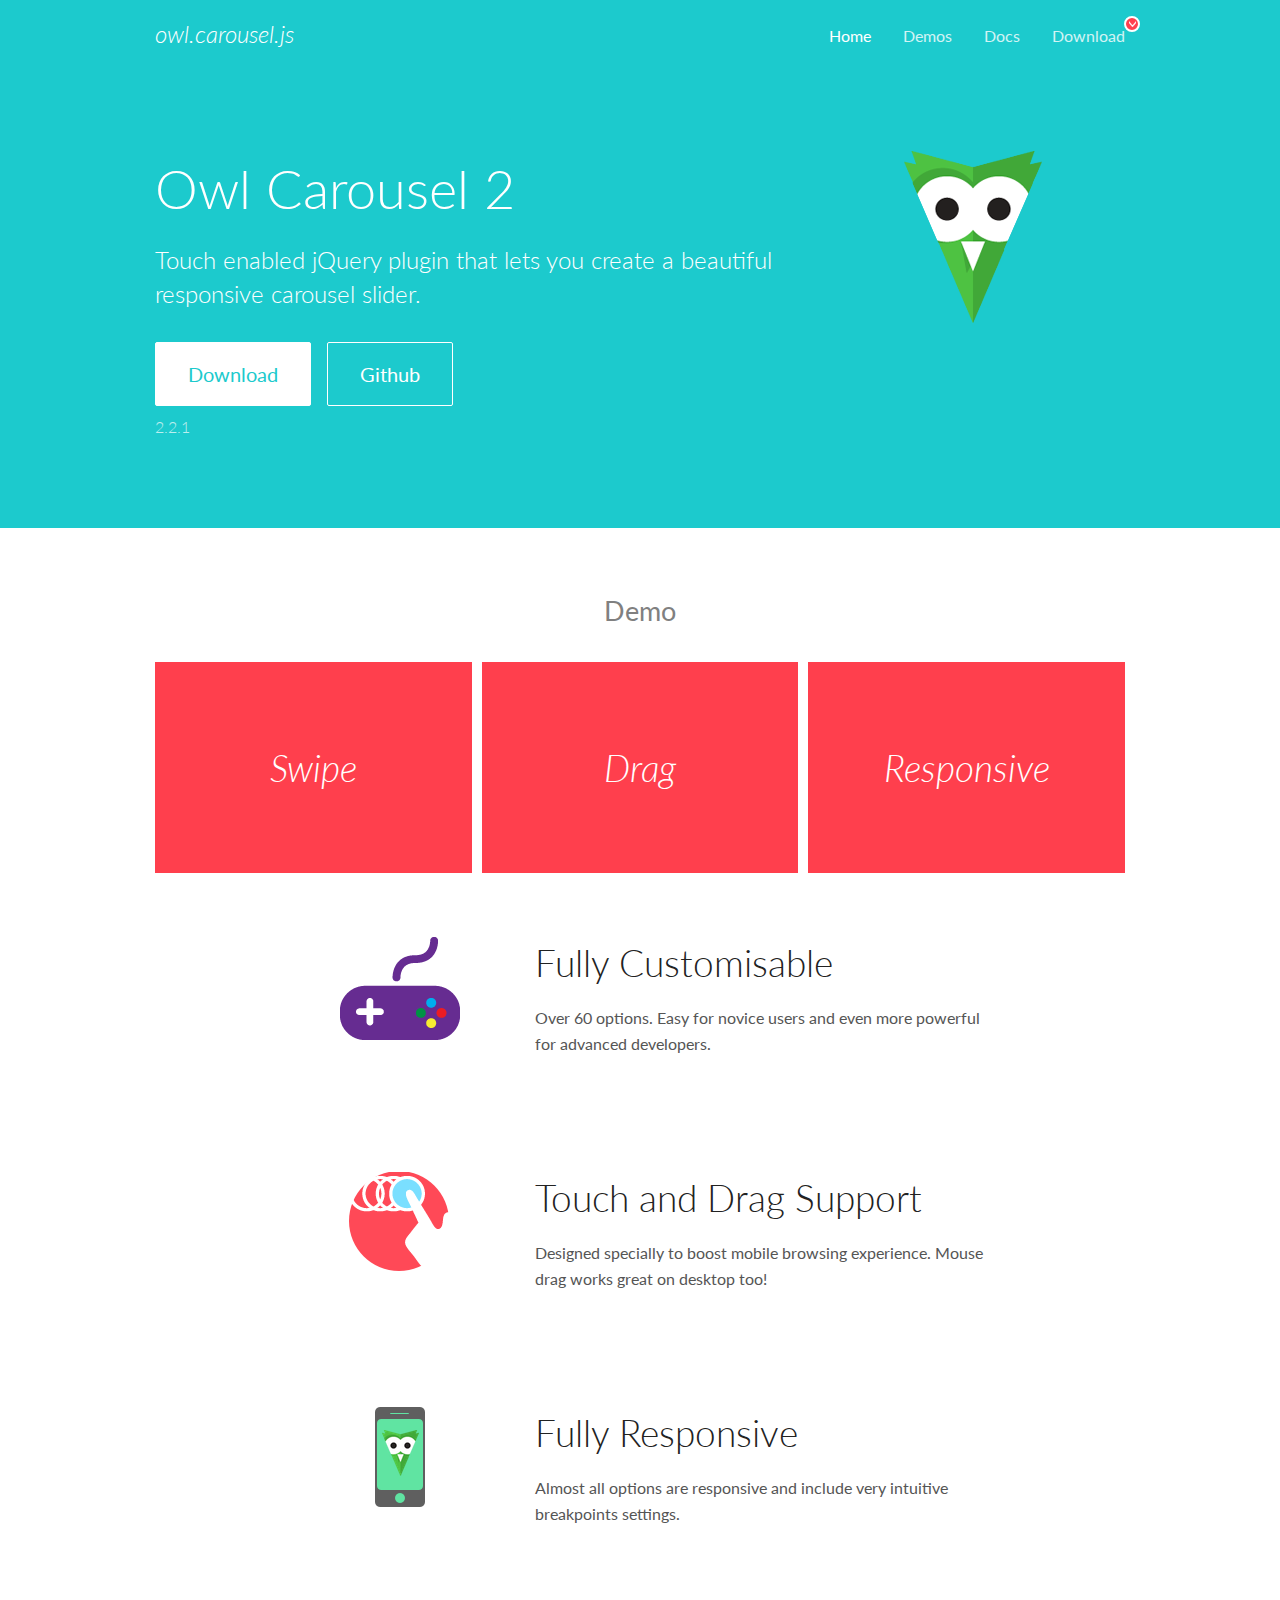
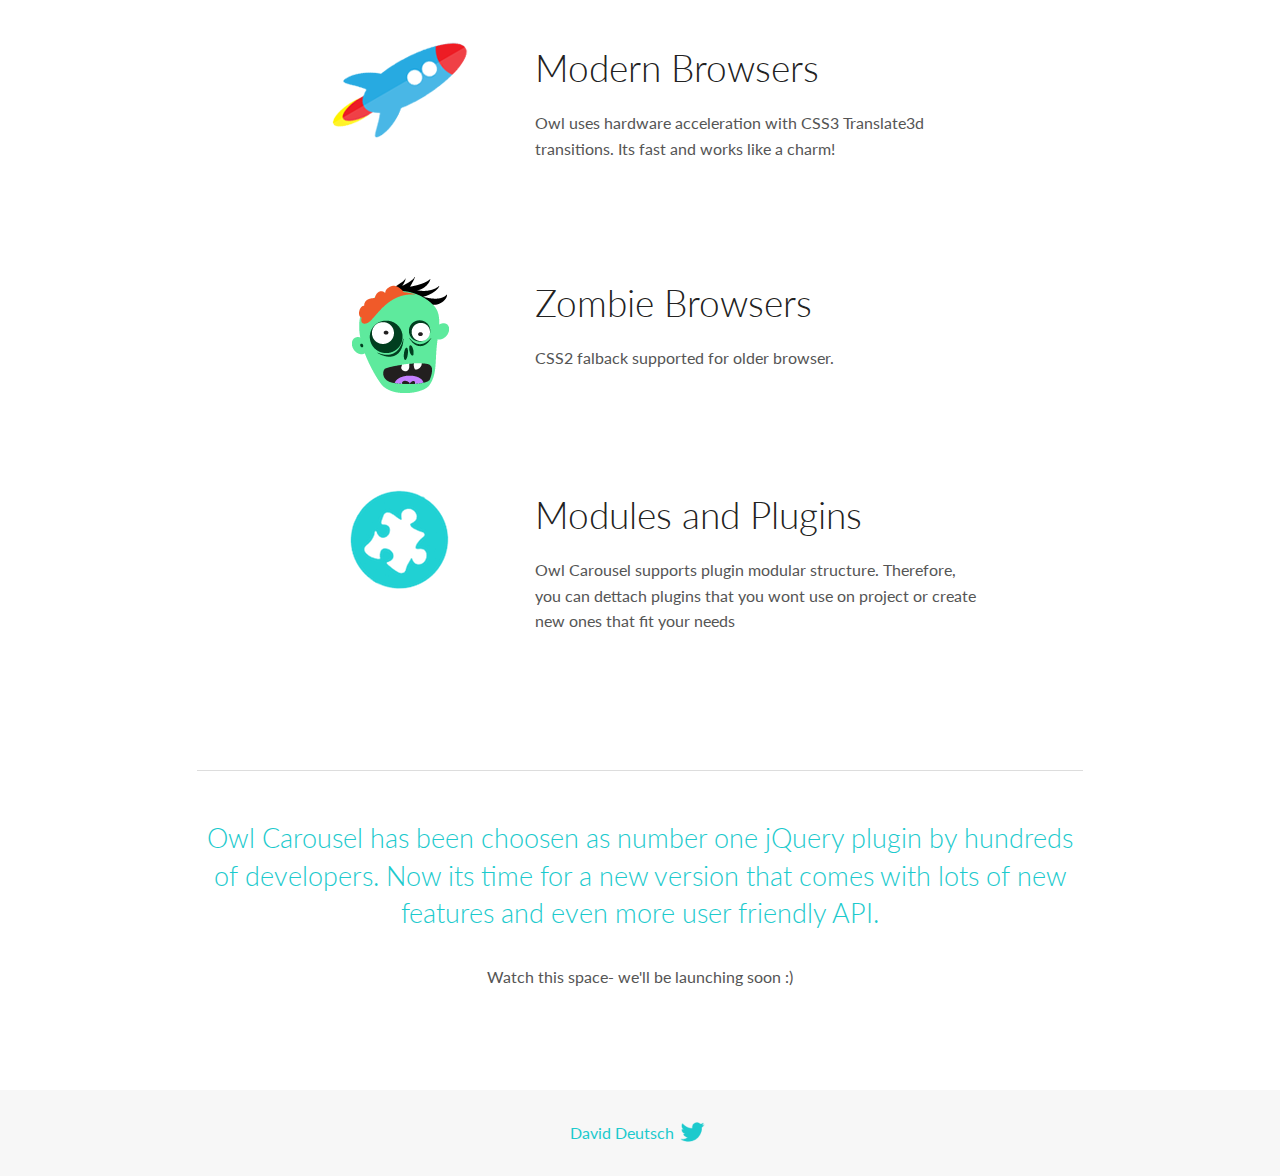
<file: src/OwlCarousel2-2.2.1/docs/index.html>
<!DOCTYPE html>
<html lang="en">
  <head>

    <!-- head -->
    <meta charset="utf-8">
    <meta name="msapplication-tap-highlight" content="no" />
    <meta name="viewport" content="width=device-width, initial-scale=1.0" />
    <meta name="description" content="Touch enabled jQuery plugin that lets you create beautiful responsive carousel slider.">
    <meta name="author" content="David Deutsch">
    <title>
      Home | Owl Carousel | 2.2.1
    </title>

    <!-- Stylesheets -->
    <link href='https://fonts.googleapis.com/css?family=Lato:300,400,700,400italic,300italic' rel='stylesheet' type='text/css'>
    <link rel="stylesheet" href="assets/css/docs.theme.min.css">

    <!-- Owl Stylesheets -->
    <link rel="stylesheet" href="assets/owlcarousel/assets/owl.carousel.min.css">
    <link rel="stylesheet" href="assets/owlcarousel/assets/owl.theme.default.min.css">

    <!-- HTML5 shim and Respond.js IE8 support of HTML5 elements and media queries -->

    <!--[if lt IE 9]>
      <script src="https://oss.maxcdn.com/libs/html5shiv/3.7.0/html5shiv.js"></script>
      <script src="https://oss.maxcdn.com/libs/respond.js/1.3.0/respond.min.js"></script>
    <![endif]-->

    <!-- Favicons -->
    <link rel="apple-touch-icon-precomposed" sizes="144x144" href="assets/ico/apple-touch-icon-144-precomposed.png">
    <link rel="shortcut icon" href="assets/ico/favicon.png">
    <link rel="shortcut icon" href="favicon.ico">

    <!-- Yeah i know js should not be in header. Its required for demos.-->

    <!-- javascript -->
    <script src="assets/vendors/jquery.min.js"></script>
    <script src="assets/owlcarousel/owl.carousel.js"></script>
  </head>
  <body>

    <!-- header -->
    <header class="header">
      <div class="row">
        <div class="large-12 columns">
          <div class="brand left">
            <h3>
              <a href="/OwlCarousel2/">owl.carousel.js</a> 
            </h3>
          </div>
          <a id="toggle-nav" class="right">
            <span></span> <span></span> <span></span> 
          </a> 
          <div class="nav-bar">
            <ul class="clearfix">
              <li class="active">
                <a href="/OwlCarousel2/index.html">Home</a> 
              </li>
              <li> <a href="/OwlCarousel2/demos/demos.html">Demos</a>  </li>
              <li> <a href="/OwlCarousel2/docs/started-welcome.html">Docs</a>  </li>
              <li>
                <a href="https://github.com/OwlCarousel2/OwlCarousel2/archive/2.2.1.zip">Download</a> 
                <span class="download"></span> 
              </li>
            </ul>
          </div>
        </div>
      </div>
    </header>

    <!-- home panel -->
    <section id="hero">
      <div class="row">
        <div class="large-8 medium-8 columns">
          <h1>Owl Carousel 2</h1>
          <h4>Touch enabled jQuery plugin that lets you create a beautiful responsive carousel slider.</h4>
          <a href="https://github.com/OwlCarousel2/OwlCarousel2/archive/2.2.1.zip" class="hero-button">Download</a> 
          <a href="https://github.com/OwlCarousel2/OwlCarousel2" class="hero-button outline">Github</a> 
          <p>2.2.1</p>
        </div>
        <div class="large-4 medium-4 columns">
          <img class="owl-logo" src="assets/img/owl-logo.png" alt="mr. Owl">
        </div>
      </div>
    </section>

    <!-- body -->
    <div class="home-demo">
      <div class="row">
        <div class="large-12 columns">
          <h3>Demo</h3>
          <div class="owl-carousel">
            <div class="item">
              <h2>Swipe</h2>
            </div>
            <div class="item">
              <h2>Drag</h2>
            </div>
            <div class="item">
              <h2>Responsive</h2>
            </div>
            <div class="item">
              <h2>CSS3</h2>
            </div>
            <div class="item">
              <h2>Fast</h2>
            </div>
            <div class="item">
              <h2>Easy</h2>
            </div>
            <div class="item">
              <h2>Free</h2>
            </div>
            <div class="item">
              <h2>Upgradable</h2>
            </div>
            <div class="item">
              <h2>Tons of options</h2>
            </div>
            <div class="item">
              <h2>Infinity</h2>
            </div>
            <div class="item">
              <h2>Auto Width</h2>
            </div>
          </div>
        </div>
      </div>
    </div>
    <script>
      var owl = $('.owl-carousel');
      owl.owlCarousel({
        margin: 10,
        loop: true,
        responsive: {
          0: {
            items: 1
          },
          600: {
            items: 2
          },
          1000: {
            items: 3
          }
        }
      })
    </script>

    <!-- features -->
    <div id="features">
      <div class="row">
        <div class="small-12 medium-9 small-centered columns">
          <section class="row feature">
            <div class="medium-4 small-12 columns">
              <img src="assets/img/feature-options.png" alt="">
            </div>
            <div class="medium-8 small-12 columns">
              <h2>Fully Customisable</h2>
              <p>Over 60 options. Easy for novice users and even more powerful for advanced developers.</p>
            </div>
          </section>
          <section class="row feature">
            <div class="medium-4 small-12 columns">
              <img src="assets/img/feature-drag.png" alt="">
            </div>
            <div class="medium-8 small-12 columns">
              <h2>Touch and Drag Support</h2>
              <p>Designed specially to boost mobile browsing experience. Mouse drag works great on desktop too!</p>
            </div>
          </section>
          <section class="row feature">
            <div class="medium-4 small-12 columns">
              <img src="assets/img/feature-responsive.png" alt="">
            </div>
            <div class="medium-8 small-12 columns">
              <h2>Fully Responsive</h2>
              <p>Almost all options are responsive and include very intuitive breakpoints settings.</p>
            </div>
          </section>
          <section class="row feature">
            <div class="medium-4 small-12 columns">
              <img src="assets/img/feature-modern.png" alt="">
            </div>
            <div class="medium-8 small-12 columns">
              <h2>Modern Browsers</h2>
              <p>Owl uses hardware acceleration with CSS3 Translate3d transitions. Its fast and works like a charm! </p>
            </div>
          </section>
          <section class="row feature">
            <div class="medium-4 small-12 columns">
              <img src="assets/img/feature-zombie.png" alt="">
            </div>
            <div class="medium-8 small-12 columns">
              <h2>Zombie Browsers</h2>
              <p>CSS2 falback supported for older browser.</p>
            </div>
          </section>
          <section class="row feature">
            <div class="medium-4 small-12 columns">
              <img src="assets/img/feature-module.png" alt="">
            </div>
            <div class="medium-8 small-12 columns">
              <h2>Modules and Plugins</h2>
              <p>Owl Carousel supports plugin modular structure. Therefore, you can dettach plugins that you wont use on project or create new ones that fit your needs</p>
            </div>
          </section>
        </div>
      </div>
    </div>

    <!-- footer -->
    <section id="teaser-text">
      <div class="row">
        <div class="small-12 medium-11 small-centered columns">
          <hr>
          <h3 id="owl-carousel-has-been-choosen-as-number-one-jquery-plugin-by-hundreds-of-developers-now-its-time-for-a-new-version-that-comes-with-lots-of-new-features-and-even-more-user-friendly-api-">Owl Carousel has been choosen as number one jQuery plugin by hundreds of developers. Now its time for a new version that comes with lots of new features and even more user friendly API.</h3>
          <p>Watch this space- we&#39;ll be launching soon :)</p>
        </div>
      </div>
    </section>

    <!-- footer -->
    <footer class="footer">
      <div class="row">
        <div class="large-12 columns">
          <h5>
            <a href="/OwlCarousel2/docs/support-contact.html">David Deutsch</a> 
            <a id="custom-tweet-button" href="https://twitter.com/share?url=https://github.com/OwlCarousel2/OwlCarousel2&text=Owl Carousel - This is so awesome! " target="_blank"></a> 
          </h5>
        </div>
      </div>
    </footer>

    <!-- vendors -->
    <script src="assets/vendors/highlight.js"></script>
    <script src="assets/js/app.js"></script>
  </body>
</html>
</file>
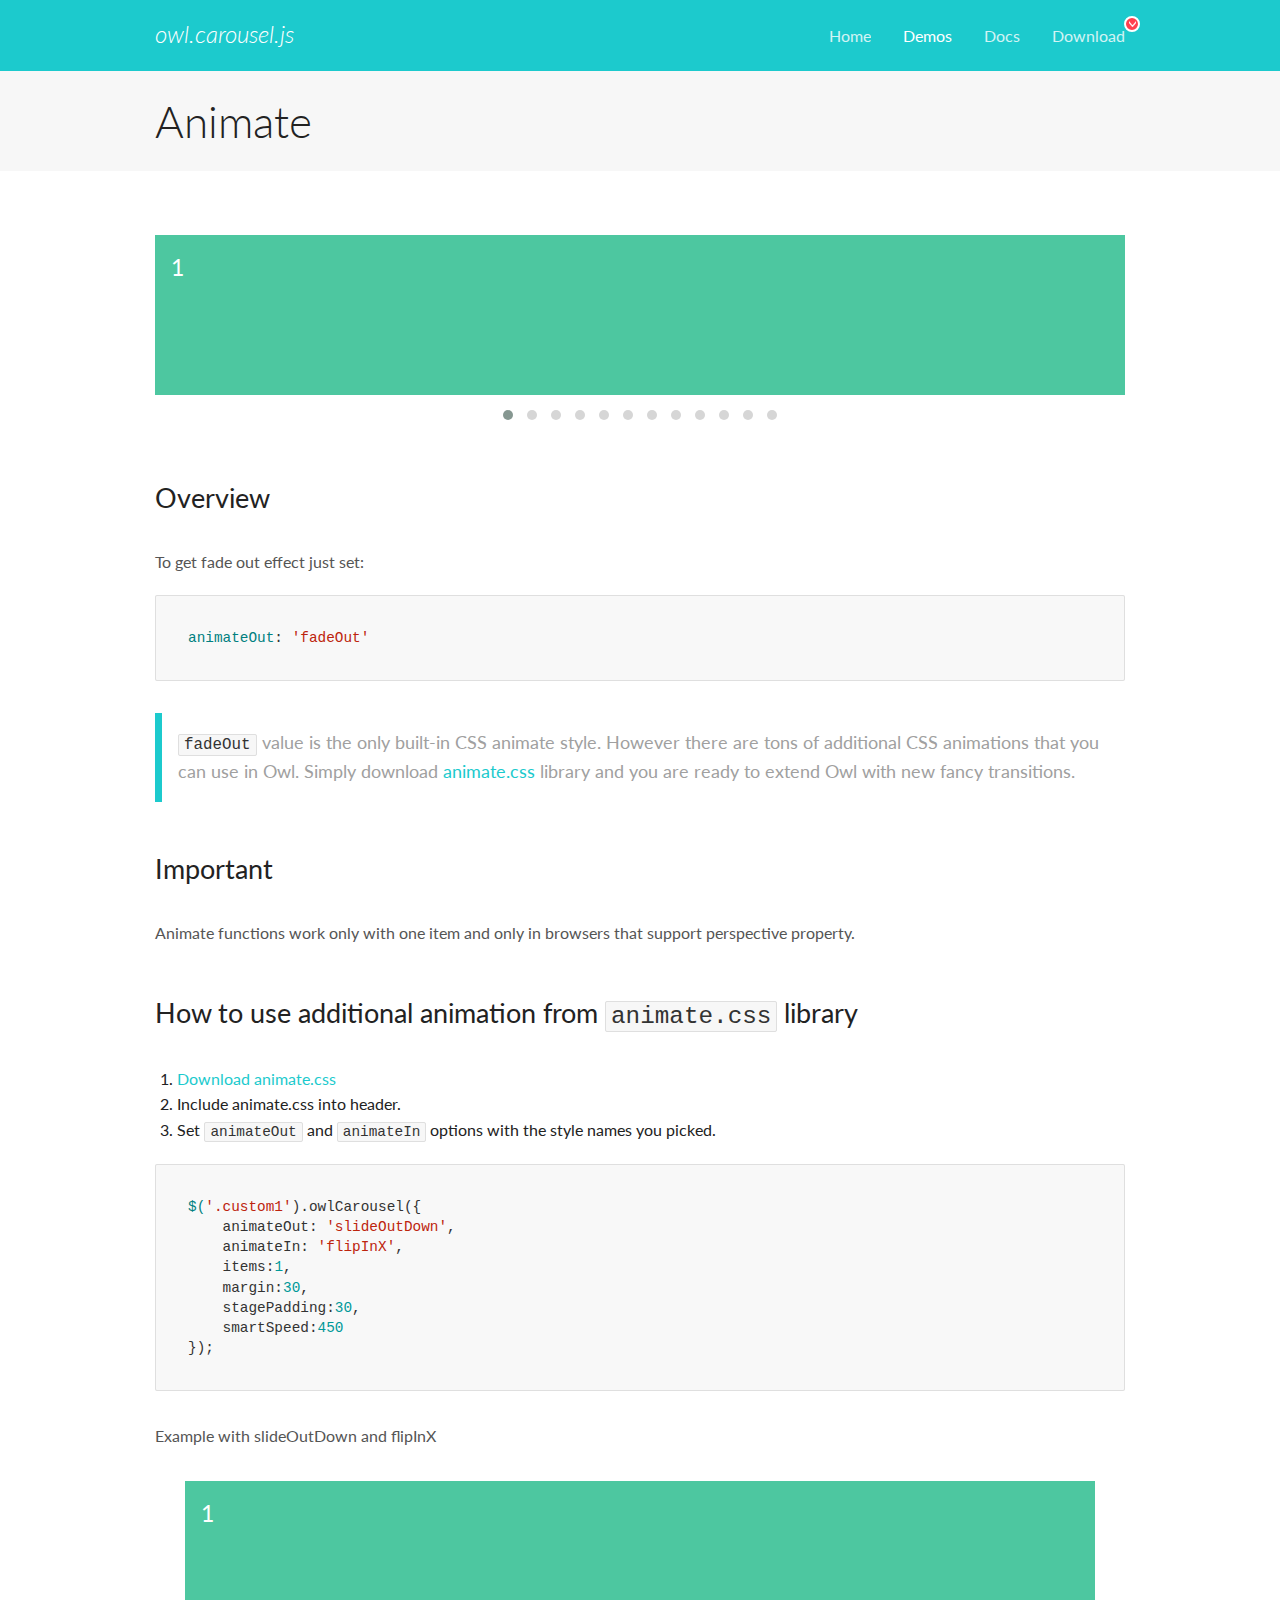
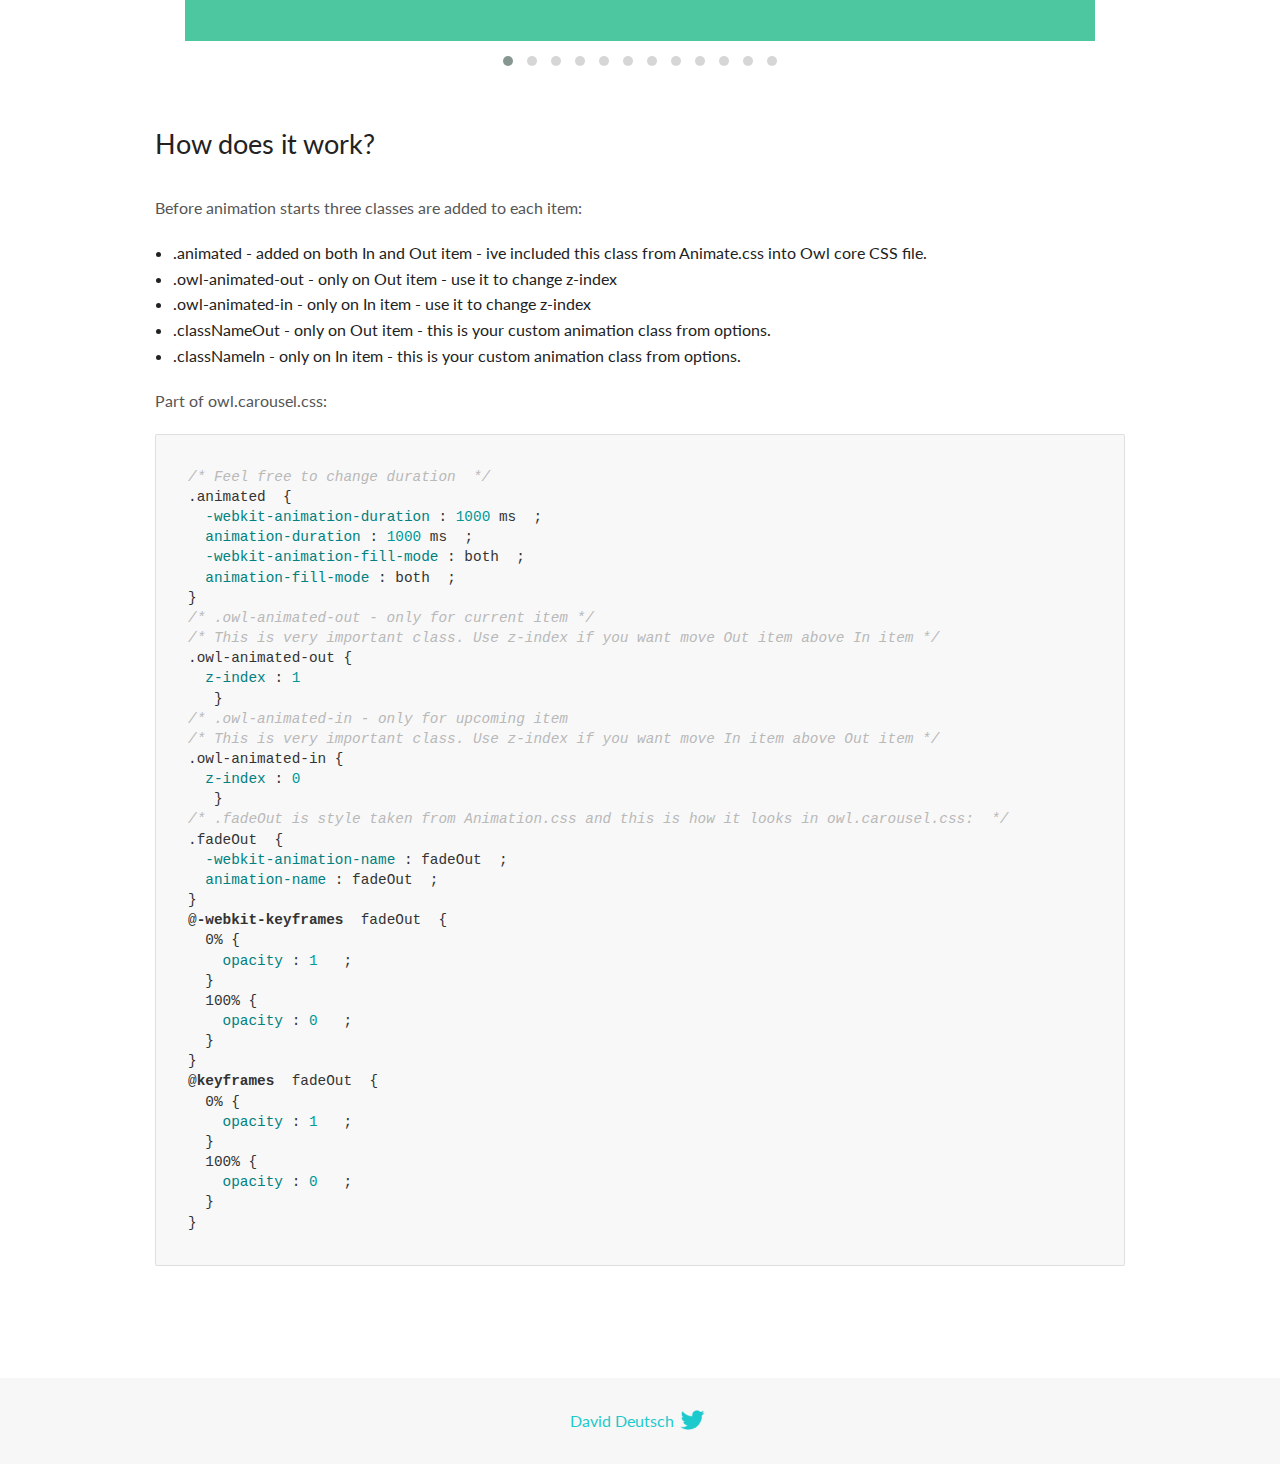
<file: src/OwlCarousel2-2.2.1/docs/demos/animate.html>
<!DOCTYPE html>
<html lang="en">
  <head>

    <!-- head -->
    <meta charset="utf-8">
    <meta name="msapplication-tap-highlight" content="no" />
    <meta name="viewport" content="width=device-width, initial-scale=1.0" />
    <meta name="description" content="Animate carousel">
    <meta name="author" content="David Deutsch">
    <title>
      Animate Demo | Owl Carousel | 2.2.1
    </title>

    <!-- Stylesheets -->
    <link href='https://fonts.googleapis.com/css?family=Lato:300,400,700,400italic,300italic' rel='stylesheet' type='text/css'>
    <link rel="stylesheet" href="../assets/css/docs.theme.min.css">

    <!-- Owl Stylesheets -->
    <link rel="stylesheet" href="../assets/owlcarousel/assets/owl.carousel.min.css">
    <link rel="stylesheet" href="../assets/owlcarousel/assets/owl.theme.default.min.css">

    <!-- HTML5 shim and Respond.js IE8 support of HTML5 elements and media queries -->

    <!--[if lt IE 9]>
      <script src="https://oss.maxcdn.com/libs/html5shiv/3.7.0/html5shiv.js"></script>
      <script src="https://oss.maxcdn.com/libs/respond.js/1.3.0/respond.min.js"></script>
    <![endif]-->

    <!-- Favicons -->
    <link rel="apple-touch-icon-precomposed" sizes="144x144" href="../assets/ico/apple-touch-icon-144-precomposed.png">
    <link rel="shortcut icon" href="../assets/ico/favicon.png">
    <link rel="shortcut icon" href="favicon.ico">

    <!-- Yeah i know js should not be in header. Its required for demos.-->

    <!-- javascript -->
    <script src="../assets/vendors/jquery.min.js"></script>
    <script src="../assets/owlcarousel/owl.carousel.js"></script>
  </head>
  <body>

    <!-- header -->
    <header class="header">
      <div class="row">
        <div class="large-12 columns">
          <div class="brand left">
            <h3>
              <a href="/OwlCarousel2/">owl.carousel.js</a> 
            </h3>
          </div>
          <a id="toggle-nav" class="right">
            <span></span> <span></span> <span></span> 
          </a> 
          <div class="nav-bar">
            <ul class="clearfix">
              <li> <a href="/OwlCarousel2/index.html">Home</a>  </li>
              <li class="active">
                <a href="/OwlCarousel2/demos/demos.html">Demos</a> 
              </li>
              <li> <a href="/OwlCarousel2/docs/started-welcome.html">Docs</a>  </li>
              <li>
                <a href="https://github.com/OwlCarousel2/OwlCarousel2/archive/2.2.1.zip">Download</a> 
                <span class="download"></span> 
              </li>
            </ul>
          </div>
        </div>
      </div>
    </header>

    <!-- title -->
    <section class="title">
      <div class="row">
        <div class="large-12 columns">
          <h1>Animate</h1>
        </div>
      </div>
    </section>

    <!--  Demos -->
    <section id="demos">
      <div class="row">
        <div class="large-12 columns">
          <div class="fadeOut owl-carousel owl-theme">
            <div class="item">
              <h4>1</h4>
            </div>
            <div class="item">
              <h4>2</h4>
            </div>
            <div class="item">
              <h4>3</h4>
            </div>
            <div class="item">
              <h4>4</h4>
            </div>
            <div class="item">
              <h4>5</h4>
            </div>
            <div class="item">
              <h4>6</h4>
            </div>
            <div class="item">
              <h4>7</h4>
            </div>
            <div class="item">
              <h4>8</h4>
            </div>
            <div class="item">
              <h4>9</h4>
            </div>
            <div class="item">
              <h4>10</h4>
            </div>
            <div class="item">
              <h4>11</h4>
            </div>
            <div class="item">
              <h4>12</h4>
            </div>
          </div>
          <h3 id="overview">Overview</h3>
          <p>To get fade out effect just set:</p>
          <pre><code>animateOut: &#39;fadeOut&#39;</code></pre>
          <blockquote>
            <p><code>fadeOut</code> value is the only built-in CSS animate style. However there are tons of additional CSS animations that you can use in Owl. Simply download
              <a href="https://daneden.github.io/animate.css/">animate.css</a>  library and you are ready to extend Owl with new fancy transitions.</p>
          </blockquote>
          <h3 id="important">Important</h3>
          <p>Animate functions work only with one item and only in browsers that support perspective property.</p>
          <h3 id="how-to-use-additional-animation-from-animate-css-library">How to use additional animation from <code>animate.css</code> library</h3>
          <ol>
            <li> <a href="https://daneden.github.io/animate.css/">Download animate.css</a>  </li>
            <li>Include animate.css into header.</li>
            <li>Set <code>animateOut</code> and <code>animateIn</code> options with the style names you picked.</li>
          </ol>
          <pre><code>$(&#39;.custom1&#39;).owlCarousel({
    animateOut: &#39;slideOutDown&#39;,
    animateIn: &#39;flipInX&#39;,
    items:1,
    margin:30,
    stagePadding:30,
    smartSpeed:450
});</code></pre>
          <p>Example with slideOutDown and flipInX</p>
          <div class="custom1 owl-carousel owl-theme">
            <div class="item">
              <h4>1</h4>
            </div>
            <div class="item">
              <h4>2</h4>
            </div>
            <div class="item">
              <h4>3</h4>
            </div>
            <div class="item">
              <h4>4</h4>
            </div>
            <div class="item">
              <h4>5</h4>
            </div>
            <div class="item">
              <h4>6</h4>
            </div>
            <div class="item">
              <h4>7</h4>
            </div>
            <div class="item">
              <h4>8</h4>
            </div>
            <div class="item">
              <h4>9</h4>
            </div>
            <div class="item">
              <h4>10</h4>
            </div>
            <div class="item">
              <h4>11</h4>
            </div>
            <div class="item">
              <h4>12</h4>
            </div>
          </div>
          <h3 id="how-does-it-work-">How does it work?</h3>
          <p>Before animation starts three classes are added to each item:</p>
          <ul>
            <li>.animated - added on both In and Out item - ive included this class from Animate.css into Owl core CSS file.</li>
            <li>.owl-animated-out - only on Out item - use it to change z-index</li>
            <li>.owl-animated-in - only on In item - use it to change z-index</li>
            <li>.classNameOut - only on Out item - this is your custom animation class from options.</li>
            <li>.classNameIn - only on In item - this is your custom animation class from options.</li>
          </ul>
          <p>Part of owl.carousel.css:</p>
          <pre><code class="language-css"><span class="comment">/* Feel free to change duration  */</span> 
<span class="class">.animated</span>  <span class="rules">{
  <span class="rule"><span class="attribute">-webkit-animation-duration</span> :<span class="value"> <span class="number">1000</span> ms</span> </span> ;
  <span class="rule"><span class="attribute">animation-duration</span> :<span class="value"> <span class="number">1000</span> ms</span> </span> ;
  <span class="rule"><span class="attribute">-webkit-animation-fill-mode</span> :<span class="value"> both</span> </span> ;
  <span class="rule"><span class="attribute">animation-fill-mode</span> :<span class="value"> both</span> </span> ;
<span class="rule">}</span> </span> 
<span class="comment">/* .owl-animated-out - only for current item */</span> 
<span class="comment">/* This is very important class. Use z-index if you want move Out item above In item */</span> 
<span class="class">.owl-animated-out</span> <span class="rules">{
  <span class="rule"><span class="attribute">z-index</span> :<span class="value"> <span class="number">1</span> 
</span> </span> </span> }
<span class="comment">/* .owl-animated-in - only for upcoming item
/* This is very important class. Use z-index if you want move In item above Out item */</span> 
<span class="class">.owl-animated-in</span> <span class="rules">{
  <span class="rule"><span class="attribute">z-index</span> :<span class="value"> <span class="number">0</span> 
</span> </span> </span> }
<span class="comment">/* .fadeOut is style taken from Animation.css and this is how it looks in owl.carousel.css:  */</span> 
<span class="class">.fadeOut</span>  <span class="rules">{
  <span class="rule"><span class="attribute">-webkit-animation-name</span> :<span class="value"> fadeOut</span> </span> ;
  <span class="rule"><span class="attribute">animation-name</span> :<span class="value"> fadeOut</span> </span> ;
<span class="rule">}</span> </span> 
<span class="at_rule">@<span class="keyword">-webkit-keyframes</span>  fadeOut </span> {
  0% <span class="rules">{
    <span class="rule"><span class="attribute">opacity</span> :<span class="value"> <span class="number">1</span> </span> </span> ;
  <span class="rule">}</span> </span> 
  100% <span class="rules">{
    <span class="rule"><span class="attribute">opacity</span> :<span class="value"> <span class="number">0</span> </span> </span> ;
  <span class="rule">}</span> </span> 
}
<span class="at_rule">@<span class="keyword">keyframes</span>  fadeOut </span> {
  0% <span class="rules">{
    <span class="rule"><span class="attribute">opacity</span> :<span class="value"> <span class="number">1</span> </span> </span> ;
  <span class="rule">}</span> </span> 
  100% <span class="rules">{
    <span class="rule"><span class="attribute">opacity</span> :<span class="value"> <span class="number">0</span> </span> </span> ;
  <span class="rule">}</span> </span> 
}</code></pre>
          <link rel="stylesheet" href="../assets/css/animate.css">
          <script>
            jQuery(document).ready(function($) {
              $('.fadeOut').owlCarousel({
                items: 1,
                animateOut: 'fadeOut',
                loop: true,
                margin: 10,
              });
              $('.custom1').owlCarousel({
                animateOut: 'slideOutDown',
                animateIn: 'flipInX',
                items: 1,
                margin: 30,
                stagePadding: 30,
                smartSpeed: 450
              });
            });
          </script>
        </div>
      </div>
    </section>

    <!-- footer -->
    <footer class="footer">
      <div class="row">
        <div class="large-12 columns">
          <h5>
            <a href="/OwlCarousel2/docs/support-contact.html">David Deutsch</a> 
            <a id="custom-tweet-button" href="https://twitter.com/share?url=https://github.com/OwlCarousel2/OwlCarousel2&text=Owl Carousel - This is so awesome! " target="_blank"></a> 
          </h5>
        </div>
      </div>
    </footer>

    <!-- vendors -->
    <script src="../assets/vendors/highlight.js"></script>
    <script src="../assets/js/app.js"></script>
  </body>
</html>
</file>
